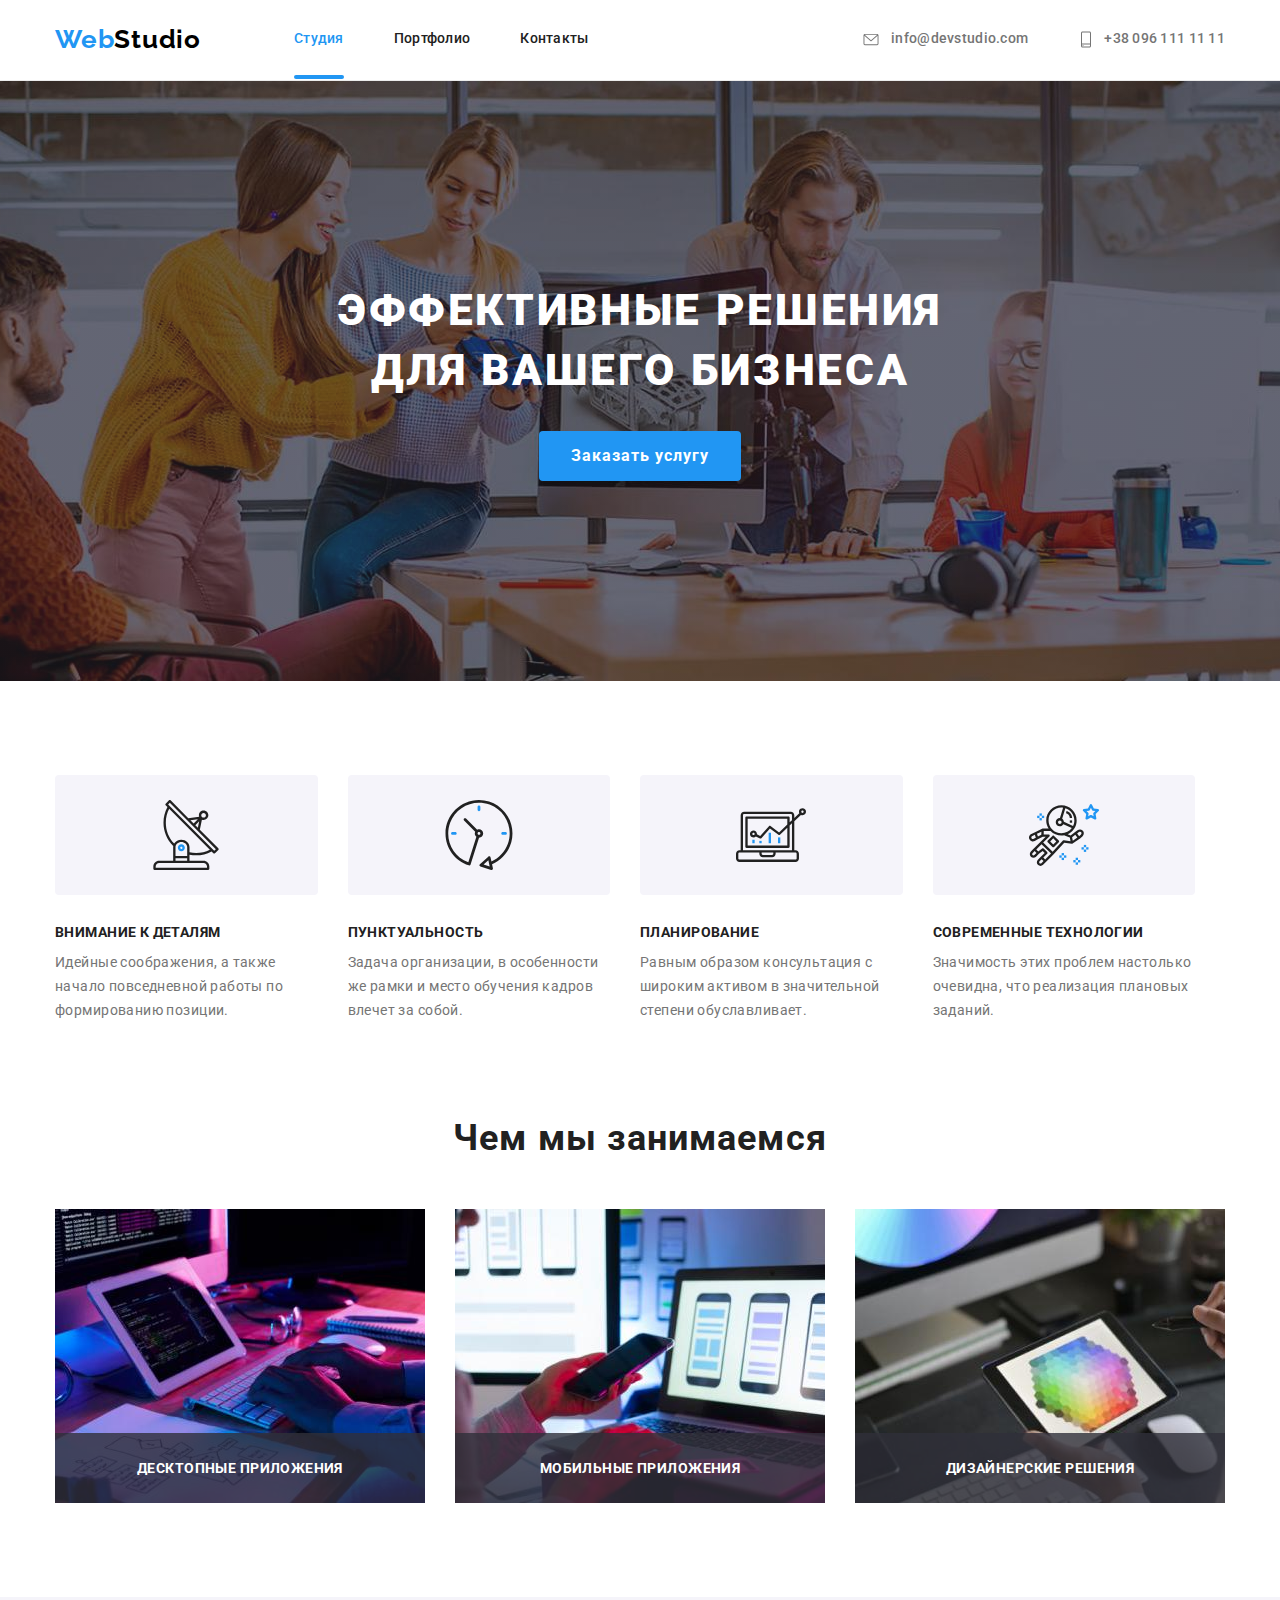
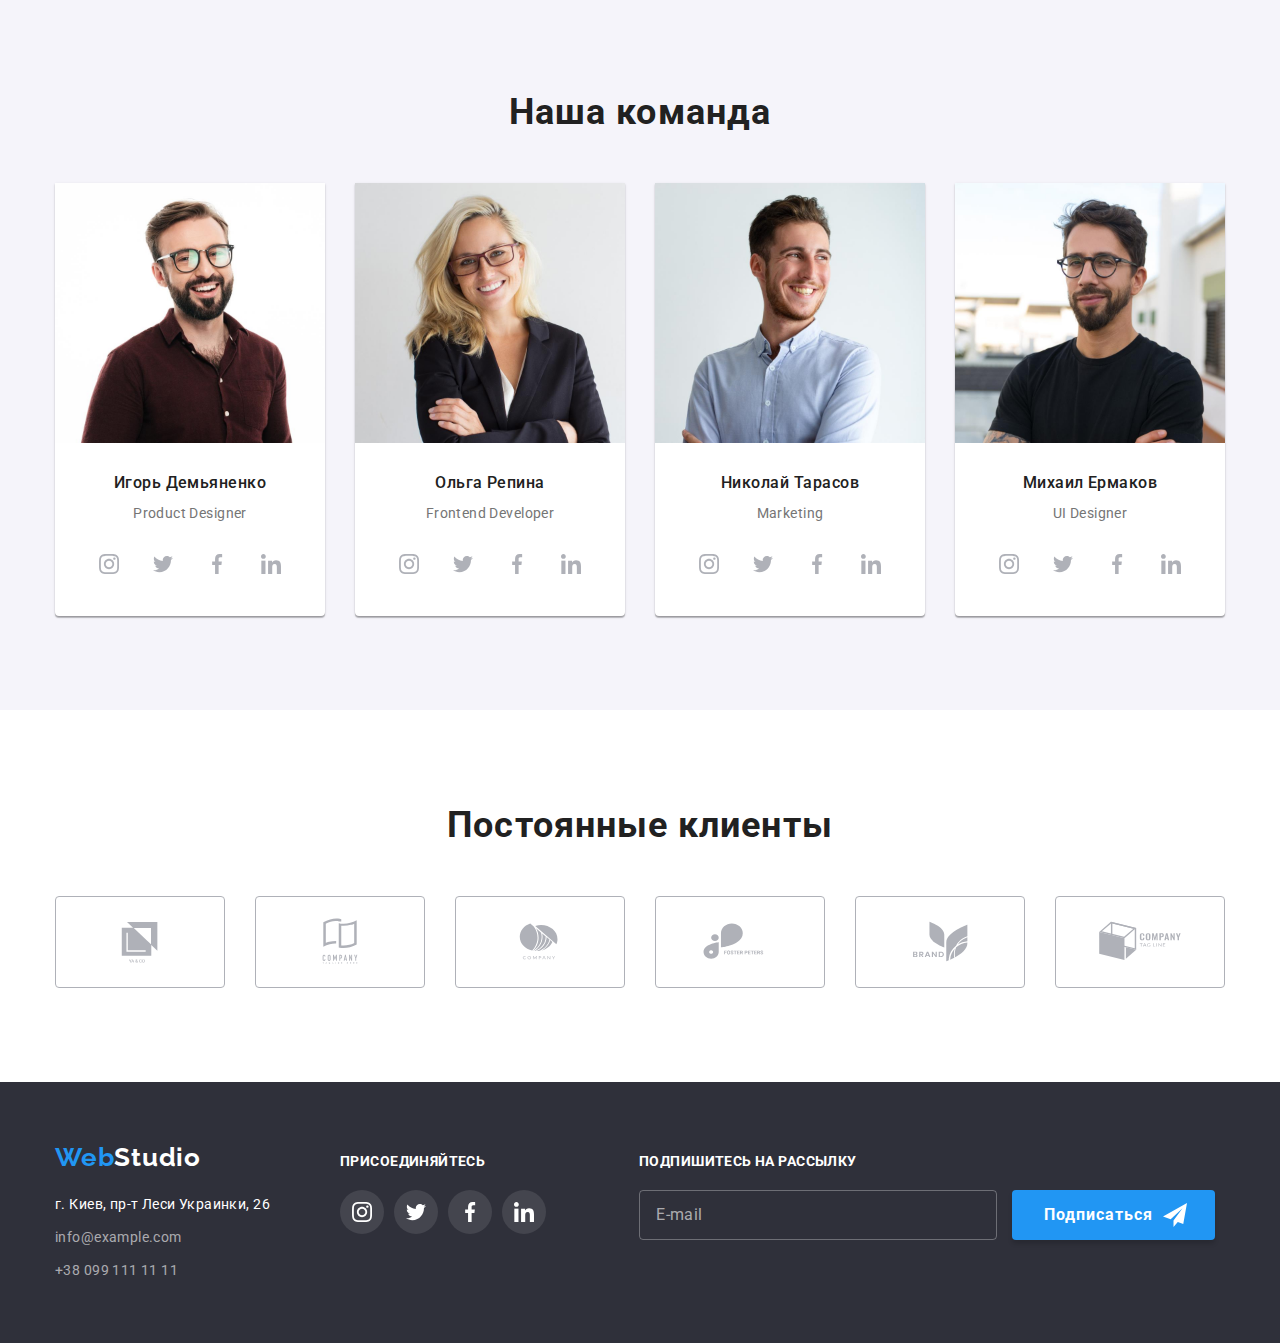
<file: index.html>
<!DOCTYPE html>
<html lang="ru">
<head>
    <meta charset="UTF-8">
    <meta http-equiv="X-UA-Compatible" content="IE=edge">
    <meta name="viewport" content="width=device-width, initial-scale=1.0">
    <link href="https://fonts.googleapis.com/css2?family=Raleway:wght@700&family=Roboto:wght@400;500;700;900&display=swap"
        rel="stylesheet">
    <link rel="stylesheet" href="./css/modern-normalize.css">
    <link rel="stylesheet" href="./css/styles.css">
    <title>Web Studio</title>
</head>
<body>    
    
    <!--Шапка сайта-->

    <header class="page-header">
        <div class="head container">
            <nav class="head-nav"> 
                <a href="./index.html" class="logo">
                    <span class="logo-1" lang="en">Web</span><span class="logo-2" lang="en">Studio</span>
                </a>
                <ul class="site-nav list">
                    <li class="site-nav-item"><a class="link link-head page" href="">Студия</a></li>
                    <li class="site-nav-item"><a class="link link-head" href="portfolio.html">Портфолио</a></li>
                    <li class="site-nav-item"><a class="link link-head" href="">Контакты</a></li>
                </ul>  
            </nav>
            <div class="contacts-head">
                <a class="link contact-header" href="mailto:info@devstudio.com">
                    <svg class="head-svg mail">
                        <use href="./images/icons.svg#icon-mail-to-svg"></use>
                    </svg>
                    info@devstudio.com
                </a>
                <a class="link contact-header" href="tel:+380961111111">                    
                    <svg class="head-svg tel">
                        <use href="./images/icons.svg#icon-phone-to-svg"></use>
                    </svg>
                    +38 096 111 11 11</a>
            </div>
        </div>
    </header>

    <main>
        <!--Герой-->

        <section class="hero">
            <div class="hero-bg">                
                <h1 class="hero-title">Эффективные решения для вашего бизнеса</h1>
                <button data-modal-open class="hero-button" type="button">Заказать услугу</button>               
            </div>

        <!-- Modal -->

            <div class="backdrop is-hidden" data-modal>                
                <div class="modal">
                    <h2 class="modal-head">Оставьте свои данные, мы вам перезвоним</h2>
                    <form autocomplete="off" class="modal-form">                        
                                <label class="modal-label">Имя
                                    <span class="modal-svg-cont">
                                        <svg class="modal-svg">
                                            <use href="./images/icons.svg#icon-name-svg"></use>
                                        </svg>
                                    </span>
                                    <input 
                                type="text" 
                                class="modal-inp modal-border" 
                                name="user-name"                                 
                                placeholder=" " 
                                autofocus
                                >               
                                </label>
                                                
                            
                                <label class="modal-label">Телефон
                                    <span class="modal-svg-cont">
                                        <svg class="modal-svg">
                                            <use href="./images/icons.svg#icon-tel-svg"></use>
                                        </svg>
                                    </span>
                                     <input 
                                type="tel" 
                                class="modal-inp modal-border" 
                                name="tel"                                 
                                placeholder=" "
                                >
                                </label>
                               
                            
                                <label class="modal-label">Почта
                                    <span class="modal-svg-cont">
                                        <svg class="modal-svg">
                                            <use href="./images/icons.svg#icon-mail-svg"></use>
                                        </svg>
                                    </span>
                                    <input 
                                type="email" 
                                class="modal-inp modal-border" 
                                name="email"                                 
                                placeholder=" "
                                >
                                </label>
                                
                            
                                <label class="modal-label lb-comment">Комментарий
                                    <textarea
                                name="comment"
                                class="comment modal-border"
                                placeholder="Введите текст"
                                ></textarea>
                                </label>
                                
                          
                        <label class="dogovor"> 
                            <input type="checkbox" class="checkbox" name="agry">
                            <span class="checkbox-icon"></span> 
                            <span>Соглашаюсь с рассылкой и принимаю</span>
                            <a href="">Условия договора</a>
                        </label>
                        
                        <button type="submit" class="hero-button">Отправить</button>
                    </form>
                    <button data-modal-close class="btn-close" type="button">
                        <svg class="close-svg">
                            <use href="./images/icons.svg#icon-close-svg"></use>
                        </svg>
                    </button>
                </div>
            </div>
        </section>

        <!--Якості-->

        <section class="section-qualities">
            <div class="container">
                <h2 class="transparent">Качества</h2>
                <ul class="list qualities">
                    <li class="quality-item">
                        <div class="quality-contain-svg">
                            <svg class="quality-svg">
                                <use href="./images/icons.svg#icon-vnimanie-svg"></use>
                            </svg>
                        </div>
                        <h3 class="quality-title">Внимание к деталям</h3>
                        <p class="quality-text">
                            Идейные соображения, а также начало повседневной работы по формированию позиции.
                        </p>
                    </li>
                    <li class="quality-item">
                        <div class="quality-contain-svg">
                            <svg class="quality-svg">
                                <use href="./images/icons.svg#icon-punktualn-svg"></use>
                            </svg>
                        </div>
                        <h3 class="quality-title">Пунктуальность</h3>
                        <p class="quality-text">
                            Задача организации, в особенности же рамки и место обучения кадров влечет за собой.
                        </p>
                    </li>
                    <li class="quality-item">
                        <div class="quality-contain-svg">
                            <svg class="quality-svg">
                                <use href="./images/icons.svg#icon-planirov-svg"></use>
                            </svg>
                        </div>
                        <h3 class="quality-title">Планирование</h3>
                        <p class="quality-text">
                            Равным образом консультация с широким активом в значительной степени обуславливает.
                        </p>
                    </li>
                    <li class="quality-item">
                        <div class="quality-contain-svg">
                            <svg class="quality-svg">
                                <use href="./images/icons.svg#icon-tehnolog-svg"></use>
                            </svg>
                        </div>
                        <h3 class="quality-title">Современные технологии</h3>
                        <p class="quality-text">
                            Значимость этих проблем настолько очевидна, что реализация плановых заданий.
                        </p>
                    </li>
                </ul>
            </div>
        </section>       
        
        <!--Заняття-->

        <section class="section-works">
            <div class="container">
                <h2 class="section-head">Чем мы занимаемся</h2>
                <ul class="list works">
                    <li class="work-item">
                        <div class="thumb-works">
                            <img src="./images/zaniattia1.jpg" alt="Веб дизайн" width="370">
                            <div class="work-card">
                                <p class="text-card">Десктопные приложения</p>
                            </div>
                        </div>
                    </li>
                    <li class="work-item">
                        <div class="thumb-works">
                            <img src="./images/zaniattia2.jpg" alt="Форматирование под телефоны" width="370">
                            <div class="work-card">
                                <p class="text-card">Мобильные приложения</p>
                            </div>
                        </div>
                    </li>
                    <li class="work-item">
                        <div class="thumb-works">
                            <img src="./images/zaniattia3.jpg" alt="Форматирование под планшеты" width="370">
                            <div class="work-card">
                                <p class="text-card">Дизайнерские решения</p>
                            </div>
                        </div>
                    </li>
                </ul>
            </div>
        </section>

        <!--Команда-->

        <section class="section-team">
            <div class="container">
                <h2 class="section-head">Наша команда</h2>
                <ul class="list members">
                    <li class="member-item">
                        <img src="./images/komanda1.jpg" alt="Игорь Демьяненко" width="270">
                        <div class="member-discr">
                            <h3 class="member-name">Игорь Демьяненко</h3>
                            <p class="member-position">Product Designer</p>                        
                            <ul class="soc-seti">
                                <li class="soc-seti-item">
                                    <a href="" aria-label="Instagram" class="soc-set">
                                        <svg class="soc-set-svg">
                                            <use href="./images/icons.svg#icon-insta-svg"></use>
                                        </svg>
                                    </a>
                                </li>
                                <li class="soc-seti-item">
                                    <a href="" aria-label="Twiter" class="soc-set">
                                        <svg class="soc-set-svg">
                                            <use href="./images/icons.svg#icon-twiter-svg"></use>
                                        </svg>
                                    </a>
                                </li>
                                <li class="soc-seti-item">
                                    <a href="" aria-label="Facebook" class="soc-set">
                                        <svg class="soc-set-svg">
                                            <use href="./images/icons.svg#icon-facebook-svg"></use>
                                        </svg>
                                    </a>
                                </li>
                                <li class="soc-seti-item">
                                    <a href=""aria-label="Linkedin" class="soc-set">
                                        <svg class="soc-set-svg">
                                            <use href="./images/icons.svg#icon-in-svg"></use>
                                        </svg>
                                    </a>
                                </li>
                            </ul>
                        </div>
                    </li>
                    <li class="member-item">
                        <img src="./images/komanda2.jpg" alt="Ольга Репина" width="270"> 
                        <div class="member-discr">
                            <h3 class="member-name">Ольга Репина</h3>
                            <p class="member-position">Frontend Developer</p>
                            <ul class="soc-seti">
                                <li class="soc-seti-item">
                                    <a href="" aria-label="Instagram" class="soc-set">
                                        <svg class="soc-set-svg">
                                            <use href="./images/icons.svg#icon-insta-svg"></use>
                                        </svg>
                                    </a>
                                </li>
                                <li class="soc-seti-item">
                                    <a href="" aria-label="Twiter" class="soc-set">
                                        <svg class="soc-set-svg">
                                            <use href="./images/icons.svg#icon-twiter-svg"></use>
                                        </svg>
                                    </a>
                                </li>
                                <li class="soc-seti-item">
                                    <a href="" aria-label="Facebook" class="soc-set">
                                        <svg class="soc-set-svg">
                                            <use href="./images/icons.svg#icon-facebook-svg"></use>
                                        </svg>
                                    </a>
                                </li>
                                <li class="soc-seti-item">
                                    <a href=""aria-label="Linkedin" class="soc-set">
                                        <svg class="soc-set-svg">
                                            <use href="./images/icons.svg#icon-in-svg"></use>
                                        </svg>
                                    </a>
                                </li>
                            </ul>
                        </div>
                    </li>
                    <li class="member-item">
                        <img src="./images/komanda3.jpg" alt="Николай Тарасов" width="270">
                        <div class="member-discr">
                            <h3 class="member-name">Николай Тарасов</h3>
                            <p class="member-position">Marketing</p>
                            <ul class="soc-seti">
                                <li class="soc-seti-item">
                                    <a href="" aria-label="Instagram" class="soc-set">
                                        <svg class="soc-set-svg">
                                            <use href="./images/icons.svg#icon-insta-svg"></use>
                                        </svg>
                                    </a>
                                </li>
                                <li class="soc-seti-item">
                                    <a href="" aria-label="Twiter" class="soc-set">
                                        <svg class="soc-set-svg">
                                            <use href="./images/icons.svg#icon-twiter-svg"></use>
                                        </svg>
                                    </a>
                                </li>
                                <li class="soc-seti-item">
                                    <a href="" aria-label="Facebook" class="soc-set">
                                        <svg class="soc-set-svg">
                                            <use href="./images/icons.svg#icon-facebook-svg"></use>
                                        </svg>
                                    </a>
                                </li>
                                <li class="soc-seti-item">
                                    <a href=""aria-label="Linkedin" class="soc-set">
                                        <svg class="soc-set-svg">
                                            <use href="./images/icons.svg#icon-in-svg"></use>
                                        </svg>
                                    </a>
                                </li>
                            </ul>
                        </div>  
                    </li>
                    <li class="member-item">
                        <img src="./images/komanda4.jpg" alt="Михаил Ермаков" width="270">
                        <div class="member-discr">
                            <h3 class="member-name">Михаил Ермаков</h3>
                            <p class="member-position">UI Designer</p>
                            <ul class="soc-seti">
                                <li class="soc-seti-item">
                                    <a href="" aria-label="Instagram" class="soc-set">
                                        <svg class="soc-set-svg">
                                            <use href="./images/icons.svg#icon-insta-svg"></use>
                                        </svg>
                                    </a>
                                </li>
                                <li class="soc-seti-item">
                                    <a href="" aria-label="Twiter" class="soc-set">
                                        <svg class="soc-set-svg">
                                            <use href="./images/icons.svg#icon-twiter-svg"></use>
                                        </svg>
                                    </a>
                                </li>
                                <li class="soc-seti-item">
                                    <a href="" aria-label="Facebook" class="soc-set">
                                        <svg class="soc-set-svg">
                                            <use href="./images/icons.svg#icon-facebook-svg"></use>
                                        </svg>
                                    </a>
                                </li>
                                <li class="soc-seti-item">
                                    <a href=""aria-label="Linkedin" class="soc-set">
                                        <svg class="soc-set-svg">
                                            <use href="./images/icons.svg#icon-in-svg"></use>
                                        </svg>
                                    </a>
                                </li>
                            </ul>
                        </div>
                    </li>                    
                </ul>
            </div>
        </section> 

<!-- Clients -->

        <section class="section-clients">
            <div class="container">
                <h2 class="section-head">Постоянные клиенты</h2>
                <ul class="clients list">
                    <li class="clients-item">
                        <a href="" aria-label="client" class="client-link">
                            <svg class="client-svg">
                                <use href="./images/icons.svg#icon-cl-1-svg"></use>
                            </svg>
                        </a>
                    </li>
                    <li class="clients-item">
                        <a href="" aria-label="client" class="client-link">
                            <svg class="client-svg">
                                <use href="./images/icons.svg#icon-cl-2-svg"></use>
                            </svg>
                        </a>
                    </li>
                    <li class="clients-item">
                        <a href="" aria-label="client" class="client-link">
                            <svg class="client-svg">
                                <use href="./images/icons.svg#icon-cl-3-svg"></use>
                            </svg>
                        </a>
                    </li>
                    <li class="clients-item">
                        <a href="" aria-label="client" class="client-link">
                            <svg class="client-svg">
                                <use href="./images/icons.svg#icon-cl-4-svg"></use>
                            </svg>
                        </a>
                    </li>
                    <li class="clients-item">
                        <a href="" aria-label="client" class="client-link">
                            <svg class="client-svg">
                                <use href="./images/icons.svg#icon-cl-5-svg"></use>
                            </svg>
                        </a>
                    </li>
                    <li class="clients-item">
                        <a href="" aria-label="client" class="client-link">
                            <svg class="client-svg">
                                <use href="./images/icons.svg#icon-cl-6-svg"></use>
                            </svg>
                        </a>
                    </li>
                </ul>
            </div>

        </section>       
    </main>
    
    <!--Футер-->

    <footer class="footer">
        <div class="container contein-footer">            
            <address>
                <ul class="list">
                    <li class="footer-item">
                            <a href="./index.html" class="logo">
                                <span class="logo-1" lang="en">Web</span><span class="logo-2f" lang="en">Studio</span>
                            </a>
                    </li>
                    <li class="footer-item"><a href="https://goo.gl/maps/R9F524vz9LLvUikJ7" 
                        target="_blank"
                        rel="noopener noreferrer"
                        class="link contact-footer adress">
                        г. Киев, пр-т Леси Украинки, 26</a></li>
                    <li class="footer-item"><a href="mailto:info@example.com" class="link contact-footer">
                        info@example.com</a></li>
                    <li class="footer-item"><a href="tel:+380991111111" class="link contact-footer">
                        +38 099 111 11 11</a></li>
                </ul>
            </address>
            <div class="seti-foot">
                <p>присоединяйтесь</p>
                <ul class="soc-seti">
                    <li class="soc-seti-item">
                        <a href="" aria-label="Instagram" class="soc-set">
                            <svg class="soc-set-svg">
                                <use href="./images/icons.svg#icon-insta-svg"></use>
                            </svg>
                        </a>
                    </li>
                    <li class="soc-seti-item">
                        <a href="" aria-label="Twiter" class="soc-set">
                            <svg class="soc-set-svg">
                                <use href="./images/icons.svg#icon-twiter-svg"></use>
                            </svg>
                        </a>
                    </li>
                    <li class="soc-seti-item">
                        <a href="" aria-label="Facebook" class="soc-set">
                            <svg class="soc-set-svg">
                                <use href="./images/icons.svg#icon-facebook-svg"></use>
                            </svg>
                        </a>
                    </li>
                    <li class="soc-seti-item">
                        <a href="" aria-label="Linkedin" class="soc-set">
                            <svg class="soc-set-svg">
                                <use href="./images/icons.svg#icon-in-svg"></use>
                            </svg>
                        </a>
                    </li>
                </ul>
            </div>
            <div>
                <p>Подпишитесь на рассылку</p>
                <form class="footer-form">
                    <label class="label-foot">
                        <input name="pidpuska" type="email" placeholder="E-mail"/>
                    </label>
                    <button type="submit" class="hero-button">Подписаться
                        <span class="send-icon-cont">
                            <svg width="24px" height="24px">
                                <use href="./images/icons.svg#icon-send-svg"></use>
                            </svg>
                        </span></button>
                </form>
            </div>
        </div>
    </footer>
    <script src="./js/modal.js"></script>
</body>
</html>
</file>
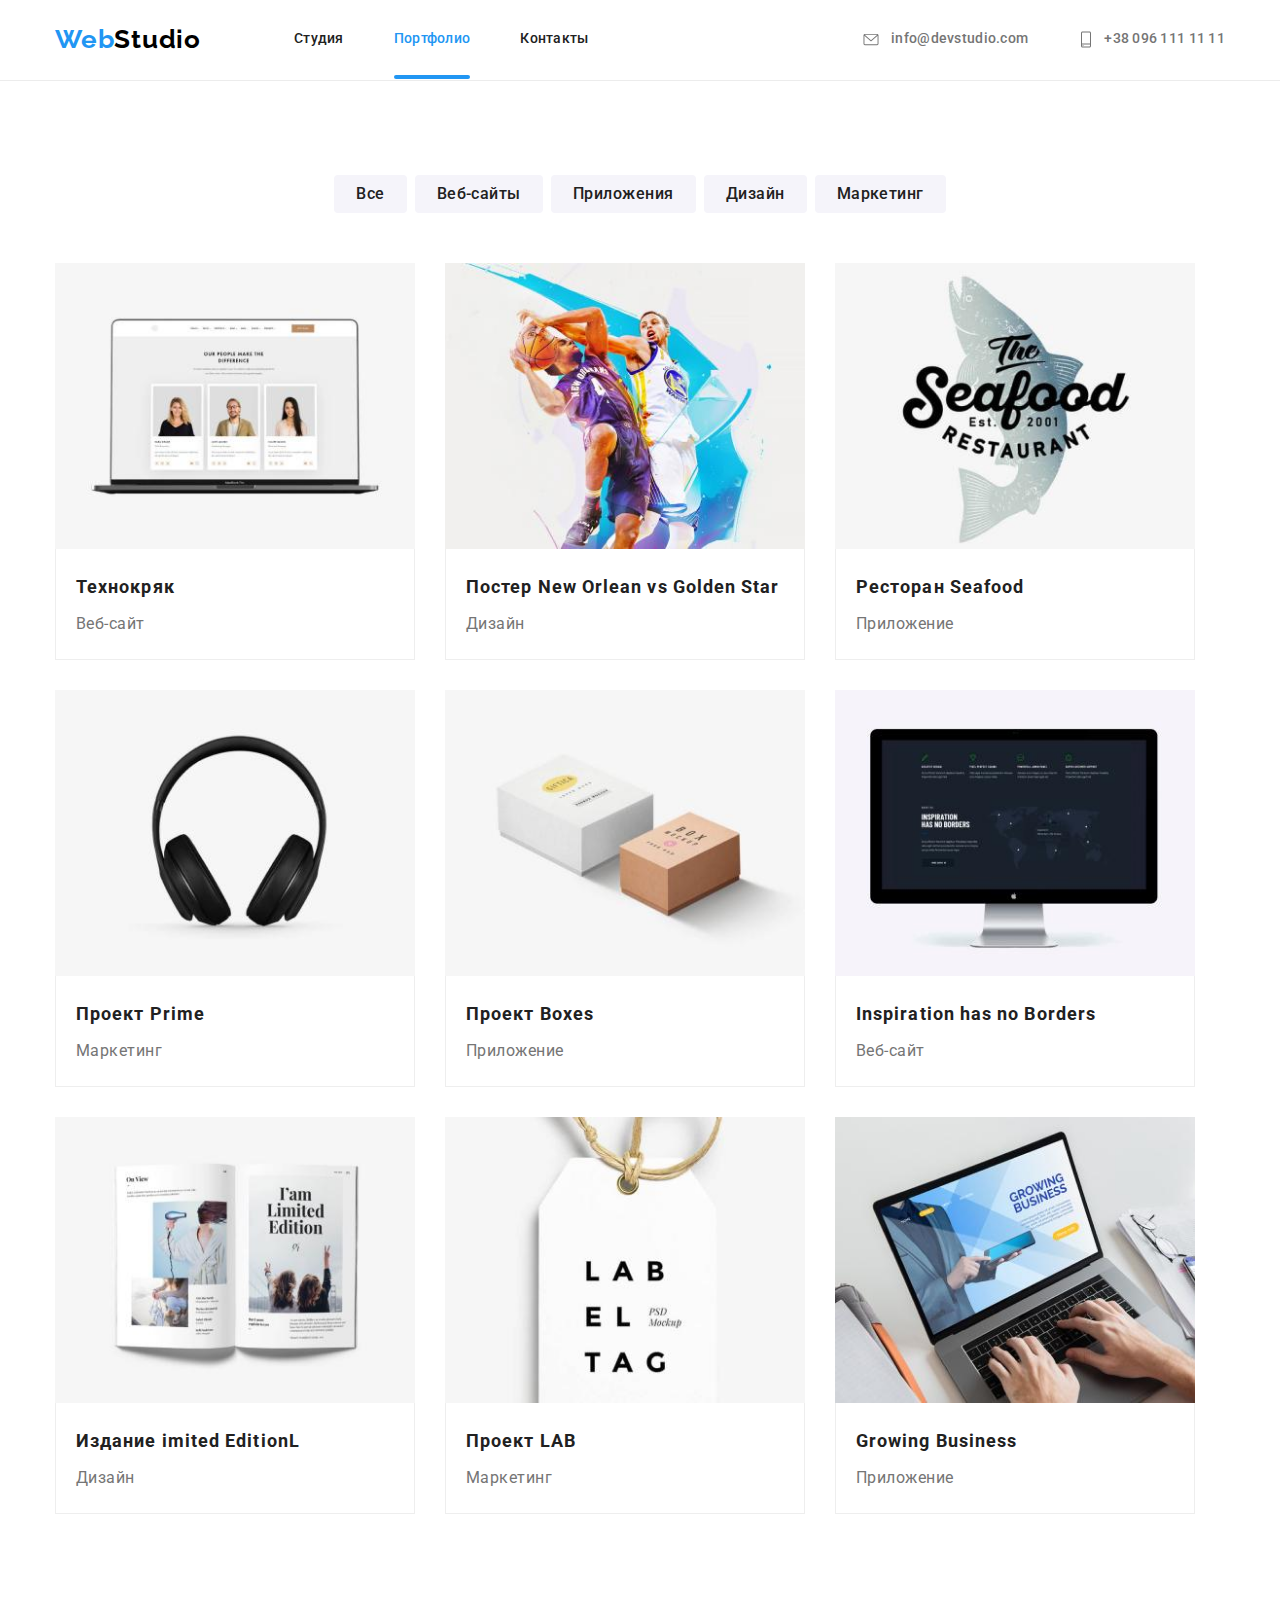
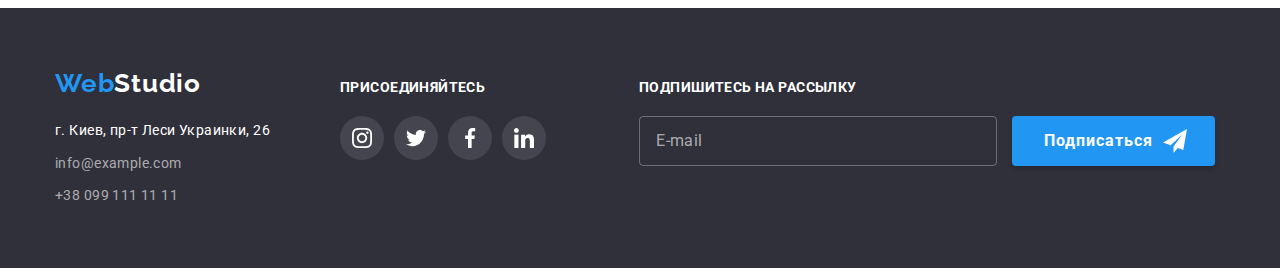
<file: portfolio.html>
<!DOCTYPE html>
<html lang="ru">

<head>
    <meta charset="UTF-8">
    <meta http-equiv="X-UA-Compatible" content="IE=edge">
    <meta name="viewport" content="width=device-width, initial-scale=1.0">
    <link href="https://fonts.googleapis.com/css2?family=Raleway:wght@700&family=Roboto:wght@400;500;700;900&display=swap"
        rel="stylesheet">
    <link rel="stylesheet" href="./css/modern-normalize.css">
    <link rel="stylesheet" href="./css/styles.css">
    <title>Portfolio</title>
</head>

<body>
    <!--Шапка сайта-->
    <header class="page-header">
        <div class="head container">
            <nav class="head-nav">
                <a href="./index.html" class="logo">
                    <span class="logo-1" lang="en">Web</span><span class="logo-2" lang="en">Studio</span>
                </a>
                <ul class="site-nav list">
                    <li class="site-nav-item"><a class="link link-head" href="index.html">Студия</a></li>
                    <li class="site-nav-item"><a class="link link-head page" href="">Портфолио</a></li>
                    <li class="site-nav-item"><a class="link link-head" href="">Контакты</a></li>
                </ul>
            </nav>
            <div class="contacts-head">
                <a class="link contact-header" href="mailto:info@devstudio.com">
                    <svg class="head-svg mail">
                        <use href="./images/icons.svg#icon-mail-to-svg"></use>
                    </svg>
                    info@devstudio.com
                </a>
                <a class="link contact-header" href="tel:+380961111111">
                    <svg class="head-svg tel">
                        <use href="./images/icons.svg#icon-phone-to-svg"></use>
                    </svg>
                    +38 096 111 11 11</a>
            </div>
        </div>
    </header>

    <main>
        <section class="section-portfolio">
            <div class="container">
                <h1 class="transparent">Портфолио</h1>
                <ul class="list porfolio-meny">
                    <li><button type="button" class="portfolio-botton">Все</button></li>
                    <li><button type="button" class="portfolio-botton">Веб-сайты</button></li>
                    <li><button type="button" class="portfolio-botton">Приложения</button></li>
                    <li><button type="button" class="portfolio-botton">Дизайн</button></li>
                    <li><button type="button" class="portfolio-botton">Маркетинг</button></li>
                </ul>
                <ul class="list projects">
                    <li class="project-item">
                        <a href="" class="portfolio-link">
                            <div class="card-cont">
                                 <img src="images/portfolio-jpg-1.jpg" alt="Технокряк" width="370">
                                 <div class="portfolio-card">
                                    <p class="portfolio-text">
                                        Технокряк это современная площадка распространения коронавируса. Компании используют эту платформу для цифрового
                                        шпионажа и атак на защищённые сервера конкурентов.
                                    </p>
                                </div>
                            </div>                          
                           
                            <div class="project-discr">
                                <h3 class="client">Технокряк</h3>
                                <p class="project">Веб-сайт</p>
                            </div>
                        </a>                        
                    </li>
                    <li class="project-item">
                        <a href="" class="portfolio-link">
                            <div class="card-cont">
                                <div class="portfolio-card">
                                    <p class="portfolio-text">
                                        Технокряк это современная площадка распространения коронавируса. Компании используют эту платформу для цифрового
                                        шпионажа и атак на защищённые сервера конкурентов.
                                    </p>
                                   
                                </div>
                                <img src="images/portfolio-jpg-2.jpg" alt="Постер" width="370">
                            </div>                            
                            <div class="project-discr">
                                <h3 class="client">Постер <span lang="en">New Orlean vs Golden Star</span></h3>
                                <p class="project">Дизайн</p>
                            </div>
                        </a>                        
                    </li>
                    <li class="project-item">
                        <a href="" class="portfolio-link">
                            <div class="card-cont">
                                <div class="portfolio-card">
                                    <p class="portfolio-text">
                                        Технокряк это современная площадка распространения коронавируса. Компании используют эту платформу для цифрового
                                        шпионажа и атак на защищённые сервера конкурентов.
                                    </p>
                                </div>
                                <img src="images/portfolio-jpg-3.jpg" alt="Ресторан" width="370">
                            </div>                            
                            <div class="project-discr">
                                <h3 class="client">Ресторан <span lang="en">Seafood</span></h3>
                                <p class="project">Приложение</p>
                            </div>
                        </a>                        
                    </li>
                    <li class="project-item">
                        <a href="" class="portfolio-link">
                            <div class="card-cont">
                                <div class="portfolio-card">
                                    <p class="portfolio-text">
                                        Технокряк это современная площадка распространения коронавируса. Компании используют эту платформу для цифрового
                                        шпионажа и атак на защищённые сервера конкурентов.
                                    </p>
                                </div>
                                <img src="images/portfolio-jpg-4.jpg" alt="Наушники" width="370">
                            </div>                            
                            <div class="project-discr">
                                <h3 class="client">Проект <span lang="en">Prime</span></h3>
                                <p class="project">Маркетинг</p>
                            </div>
                        </a>                        
                    </li>
                    <li class="project-item">
                        <a href="" class="portfolio-link">
                            <div class="card-cont">
                                <div class="portfolio-card">
                                    <p class="portfolio-text">
                                        Технокряк это современная площадка распространения коронавируса. Компании используют эту платформу для цифрового
                                        шпионажа и атак на защищённые сервера конкурентов.
                                    </p>
                                </div>
                                <img src="images/portfolio-jpg-5.jpg" alt="Коробки" width="370">
                            </div>                            
                            <div class="project-discr">
                                <h3 class="client">Проект <span lang="en">Boxes</span></h3>
                                <p class="project">Приложение</p>
                            </div>
                        </a>                        
                    </li>
                    <li class="project-item">
                        <a href="" class="portfolio-link">
                            <div class="card-cont">
                                <div class="portfolio-card">
                                    <p class="portfolio-text">
                                        Технокряк это современная площадка распространения коронавируса. Компании используют эту платформу для цифрового
                                        шпионажа и атак на защищённые сервера конкурентов.
                                    </p>
                                </div>
                                <img src="images/portfolio-jpg-6.jpg" alt="Монитор" width="370">
                            </div>                            
                            <div class="project-discr">
                                <h3 class="client" lang="en">Inspiration has no Borders</h3>
                                <p class="project">Веб-сайт</p>
                            </div>
                        </a>                        
                    </li>
                    <li class="project-item">
                        <a href="" class="portfolio-link">
                            <div class="card-cont">
                                <div class="portfolio-card">
                                    <p class="portfolio-text">
                                        Технокряк это современная площадка распространения коронавируса. Компании используют эту платформу для цифрового
                                        шпионажа и атак на защищённые сервера конкурентов.
                                    </p>
                                </div>
                                <img src="images/portfolio-jpg-7.jpg" alt="Издание" width="370">
                            </div>                            
                            <div class="project-discr">
                                <h3 class="client">Издание <span lang="en">imited Edition</span>L</h3>
                                <p class="project">Дизайн</p>
                            </div>
                        </a>                        
                    </li>
                    <li class="project-item">
                        <a href="" class="portfolio-link">
                            <div class="card-cont">
                                <div class="portfolio-card">
                                    <p class="portfolio-text">
                                        Технокряк это современная площадка распространения коронавируса. Компании используют эту платформу для цифрового
                                        шпионажа и атак на защищённые сервера конкурентов.
                                    </p>
                                </div>
                                <img src="images/portfolio-jpg-8.jpg" alt="Бейдж" width="370">
                            </div>                            
                            <div class="project-discr">
                                <h3 class="client">Проект LAB</h3>
                                <p class="project">Маркетинг</p>
                            </div>
                        </a>                        
                    </li>
                    <li class="project-item">
                        <a href="" class="portfolio-link">
                            <div class="card-cont">
                               <div class="portfolio-card">
                                    <p class="portfolio-text">
                                        Технокряк это современная площадка распространения коронавируса. Компании используют эту платформу для цифрового
                                        шпионажа и атак на защищённые сервера конкурентов.
                                    </p>
                                </div>
                                <img src="images/portfolio-jpg-9.jpg" alt="Ноутбук" width="370"> 
                            </div>                            
                            <div class="project-discr">
                                <h3 class="client" lang="en">Growing Business</h3>
                                <p class="project">Приложение</p>
                            </div>
                        </a>                        
                    </li>
                </ul>
            </div>
        </section>
    </main>

    <!--Футер-->
    
    <footer class="footer">
        <div class="container contein-footer">            
            <address>
                <ul class="list">
                    <li class="footer-item">
                            <a href="./index.html" class="logo">
                                <span class="logo-1" lang="en">Web</span><span class="logo-2f" lang="en">Studio</span>
                            </a>
                    </li>
                    <li class="footer-item"><a href="https://goo.gl/maps/R9F524vz9LLvUikJ7" 
                        target="_blank"
                        rel="noopener noreferrer"
                        class="link contact-footer adress">
                        г. Киев, пр-т Леси Украинки, 26</a></li>
                    <li class="footer-item"><a href="mailto:info@example.com" class="link contact-footer">
                        info@example.com</a></li>
                    <li class="footer-item"><a href="tel:+380991111111" class="link contact-footer">
                        +38 099 111 11 11</a></li>
                </ul>
            </address>
            <div class="seti-foot">
                <p>присоединяйтесь</p>
                <ul class="soc-seti">
                    <li class="soc-seti-item">
                        <a href="" aria-label="Instagram" class="soc-set">
                            <svg class="soc-set-svg">
                                <use href="./images/icons.svg#icon-insta-svg"></use>
                            </svg>
                        </a>
                    </li>
                    <li class="soc-seti-item">
                        <a href="" aria-label="Twiter" class="soc-set">
                            <svg class="soc-set-svg">
                                <use href="./images/icons.svg#icon-twiter-svg"></use>
                            </svg>
                        </a>
                    </li>
                    <li class="soc-seti-item">
                        <a href="" aria-label="Facebook" class="soc-set">
                            <svg class="soc-set-svg">
                                <use href="./images/icons.svg#icon-facebook-svg"></use>
                            </svg>
                        </a>
                    </li>
                    <li class="soc-seti-item">
                        <a href="" aria-label="Linkedin" class="soc-set">
                            <svg class="soc-set-svg">
                                <use href="./images/icons.svg#icon-in-svg"></use>
                            </svg>
                        </a>
                    </li>
                </ul>
            </div>
            <div>
                <p>Подпишитесь на рассылку</p>
                <form class="footer-form">
                    <label class="label-foot">
                        <input type="email" placeholder="E-mail"/>
                    </label>
                    <button name="pidpuska" type="submit" class="hero-button">Подписаться
                        <span class="send-icon-cont">
                            <svg width="24px" height="24px">
                                <use href="./images/icons.svg#icon-send-svg"></use>
                            </svg>
                        </span></button>
                </form>
            </div>
        </div>
    </footer>
</body>

</html>
</file>
<file: css/styles.css>
/* Колір заголовків #212121 */
/* Колір тексту #757575 */
/* Колір фону основний #FFFFFF */
/* вторичні #F5F4FA */ /*та #2F303A */
/* акцент #2196F3 */
/* Анімація cubic-bezier(0.4, 0, 0.2, 1) */

:root {
  --primary-text-color: #757575;
  --title-text-color: #212121;
  --accent-color: #2196f3;
  --primary-white-color: #ffffff;
  --animation-funct: cubic-bezier(0.4, 0, 0.2, 1);
}

body {
  background-color: var(--primary-white-color);
  color: var(--primary-text-color);

  font-family: Roboto, sans-serif;
  font-size: 14px;
  line-height: 1.71;
  letter-spacing: 0.03em;
}

.list {
  list-style: none;
  margin: 0;
  padding: 0;
}

a {
  text-decoration: none;
  color: inherit;
}

h1,
h2,
h3,
p {
  margin: 0;
  padding: 0;
}

img {
  display: block;
  max-width: 100%;
}

.link {
  transition: color 250ms var(--animation-funct);
}

.transparent {
  position: absolute;
  white-space: nowrap;
  width: 1px;
  height: 1px;
  overflow: hidden;
  border: 0;
  padding: 0;
  clip: rect(0 0 0 0);
  clip-path: inset(50%);
  margin: -1px;
}

.section-head {
  color: var(--title-text-color);
  font-weight: bold;
  font-size: 36px;
  line-height: 1.17;
  text-align: center;
  letter-spacing: 0.03em;
  margin-bottom: 50px;
}

.container {
  margin-left: auto;
  margin-right: auto;
  padding-left: 15px;
  padding-right: 15px;
  width: 1200px;
  /* outline: 2px solid red; */
}

/*LOGO*/

.logo {
  text-decoration: none;
  font-style: normal;
  font-family: Raleway, sans-serif;
  font-weight: 700;
  font-size: 26px;
  line-height: 1.19;
  letter-spacing: 0.03em;
  display: block;
}

.logo-1 {
  color: var(--accent-color);
}

.logo-2 {
  color: #000000;
}

/*header*/

.page-header {
  border-bottom: 1px solid #ececec;
  padding-top: 24px;
  padding-bottom: 25px;
}

.head {
  display: flex;
  align-items: center;
}

.head-nav {
  display: flex;
  align-items: center;
}

.site-nav {
  display: flex;
  margin-left: 93px;
}

.site-nav .link-head {
  color: var(--title-text-color);
  font-weight: 500;
  font-size: 14px;
  line-height: 1.14;
  letter-spacing: 0.02em;
  text-decoration: none;
}

.site-nav .page {
  color: var(--accent-color);
}

.link:hover,
.link:focus,
.list .adress:hover,
.list .adress:focus {
  color: var(--accent-color);  
}

.site-nav-item:not(:first-child) {
  margin-left: 50px;
}

.link-head {
  position: relative;
  display: block;
}

.link-head::after {
  content: '';
  position: absolute;
  width: 100%;
  height: 4px;
  left: 0;
  top: 44px;
  background: var(--accent-color);
  border-radius: 2px;
  transform: scaleX(0);
  transition: transform 250ms var(--animation-funct);
}

.link-head:hover::after,
.link-head:focus::after {
  transform: scaleX(1);
}

.page.link-head::after {
  transform: scaleX(1);
}

/*contact header*/

.contacts-head {
  margin-left: auto;
  display: flex;
}

.contact-header {
  display: flex;
  align-items: center;
  color: inherit;
  font-weight: 500;
  font-size: 14px;
  line-height: 1.14;
  letter-spacing: 0.02em;
  text-decoration: none;
}

.contact-header:not(:first-child) {
  margin-left: 50px;
}

.head-svg {
  margin-right: 10px;
  fill: var(--primary-text-color);
  transition: fill 250ms var(--animation-funct);
}

.mail {
  width: 20px;
  height: 15px;
}

.tel {
  width: 16px;
  height: 25px;
}

.link:hover .head-svg,
.link:focus .head-svg {
  fill: var(--accent-color);
}

/*Hero*/

.hero-bg {
  background-color: #2f303a;
  max-width: 1600px;
  margin-left: auto;
  margin-right: auto;
  padding-top: 200px;
  padding-bottom: 200px;
  text-align: center;
  height: 600px;
  background-image: linear-gradient(
      to right,
      rgba(47, 48, 58, 0.4),
      rgba(47, 48, 58, 0.4)
    ),
    url(../images/bg-jpg.jpg);
  background-repeat: no-repeat;
  background-position: center;
  background-size: cover;
}

.hero-title {
  width: 696px;  
  margin: 0 auto;
  font-weight: 900;
  font-size: 44px;
  line-height: 1.36;
  text-align: center;
  letter-spacing: 0.06em;
  text-transform: uppercase;
  color: var(--primary-white-color);
  display: block;
  margin-bottom: 30px;
}

.hero-button {
  font-family: inherit;
  background: var(--accent-color);
  color: var(--primary-white-color);
  font-weight: bold;
  font-size: 16px;
  line-height: 1.87;
  text-align: center;
  letter-spacing: 0.06em;
  padding: 10px 32px;
  border-radius: 4px;
  border: none;
  box-shadow: 0px 4px 4px rgba(0, 0, 0, 0.15);
  transition: background 250ms var(--animation-funct);
}

.hero-button:hover,
.hero-button:focus {
  background: #188ce8;
  cursor: pointer;
  box-shadow: 0px 4px 4px rgba(0, 0, 0, 0.15);
}

/* Modal */

.backdrop {
  z-index: 1;
  position: fixed;
  top: 0;
  left: 0;
  width: 100vw;
  height: 100vh;
  background: rgba(0, 0, 0, 0.2);
  opacity: 1;
  transition: opacity 250ms var(--animation-funct);
}

.backdrop.is-hidden {
  opacity: 0;
  pointer-events: none;
}

.modal {
  position: absolute;
  background: var(--primary-white-color);
  width: 528px;
  min-height: 581px;
  top: 50%;
  left: 50%;
  padding: 40px;
  transform: translate(-50%, -50%) scale(1);
  box-shadow: 0px 1px 3px rgba(0, 0, 0, 0.12), 0px 1px 1px rgba(0, 0, 0, 0.14),
    0px 2px 1px rgba(0, 0, 0, 0.2);
  border-radius: 4px;
  transition: transform 250ms var(--animation-funct);
}

.btn-close {
  position: absolute;
  top: 8px;
  right: 8px;
  width: 30px;
  height: 30px;
  display: flex;
  border: 1px solid rgba(0, 0, 0, 0.1);
  border-radius: 50%;
  background: white;
  justify-content: center;
  align-items: center;
  cursor: pointer;
}

.close-svg {
  width: 30px;
  height: 30px;
  fill: #000000;
  transition: fill 250ms var(--animation-funct);
}

.btn-close:hover > .close-svg,
.btn-close:focus > .close-svg {
  fill: var(--accent-color);
}

.modal-head {
  margin-bottom: 12px;
  font-size: 20px;
  line-height: 1.15;
  text-align: center;
  letter-spacing: 0.03em;
  color: #212121;
}


.modal-form {
  display: block;
}

.modal-form>.hero-button {
  display: block;
  margin: 0 auto;
  padding: 10px 56px;
}



.modal-label {
  position: relative;
  display: block;  
  font-size: 12px;
  line-height: 1.17;
  letter-spacing: 0.01em; 
}

.modal-label:not(:last-child) {
  margin-bottom: 10px;
}

.lb-comment.modal-label {
  margin-bottom: 20px;
}
.modal-inp {
  display: block;
  height: 40px;
  width: 100%;
  margin-top: 4px;
  padding-left: 42px; 

}

.modal-svg-cont {
  position: absolute;
  top: 29px;  
  left: 12px;
}

.modal-svg {
  fill: #212121;
  width: 18px;
  height: 18px;
  transition: fill 250ms var(--animation-funct);
}

.modal-border {  
  border: 1px solid rgba(33, 33, 33, 0.2);  
  border-radius: 4px;
  transition: border 250ms var(--animation-funct);
}


.comment {
  display: block;
  margin-top: 4px;
  width: 100%;
  height: 120px;
  resize: none;
  padding: 12px 16px; 
}

.comment::placeholder {
  font-size: 14px;
  line-height: 1.14;
  letter-spacing: 0.01em;
  color: rgba(117, 117, 117, 0.5);
}


.modal-label:focus-within  .modal-svg  {
  fill:  #2196F3;
}


 .modal-label:focus-within .modal-border,
 .modal-border:not(:placeholder-shown) {
  outline: none;
  border: 1px solid #2196F3;
}

.dogovor {
  display: block;
  margin-bottom: 30px;
  position: relative;
  left: 13px;
  top: 0;
  padding-left: 26px;
}

.dogovor > a {
  text-decoration-line: underline;
  color: #2196F3;
}

  .checkbox {
  /* -webkit-appearance: none;
  -moz-appearance: none;
  appearance: none;

  position: absolute; */

  position: absolute;
  width: 1px;
  height: 1px;
  margin: -1px;
  border: 0;
  padding: 0;
  clip: rect(0 0 0 0);
  overflow: hidden;
}  

.checkbox-icon {
  position: absolute;
  display: block;
  width: 16px;
  height: 15px;
  left: 0;
  top: 4px;
  border: 2px solid #212121;
  border-radius: 2px;
  transition: transform 250ms var(--animation-funct);
}

.checkbox:checked + .checkbox-icon {
  border-color: transparent;
  transform: scale(1);
  background: #2196F3;
  background-image: url('../images/check-svg.svg');
  background-origin: border-box;
  background-size: contain;
  background-position: center;
  background-repeat: no-repeat;
}

/*quality*/

.section-qualities {
  padding-top: 94px;
}

.qualities {
  display: flex;
}

.quality-item {
  flex-basis: calc(100% / 4 - 30px);
}

.quality-item:not(:first-child) {
  margin-left: 30px;
}

.quality-contain-svg {
  margin-bottom: 30px;
  background: #f5f4fa;
  border-radius: 4px;
  display: flex;
  height: 120px;
  justify-content: center;
  align-items: center;
}

.quality-svg {
  width: 70px;
  height: 70px;
}

.quality-title {
  color: var(--title-text-color);
  font-size: 14px;
  line-height: 1.14;
  letter-spacing: 0.03em;
  text-transform: uppercase;
  margin-bottom: 10px;
}

/*work*/

.section-works {
  padding-top: 94px;
  padding-bottom: 94px;
}

.works {
  display: flex;
}

.work-item:not(:first-child) {
  margin-left: 30px;
}

.thumb-works {
  position: relative;
}

.work-card {
  display: flex;
  position: absolute;
  width: 100%;
  height: 70px;
  bottom: 0;
  justify-content: center;
  align-items: center;
  background: rgba(47, 48, 58, 0.8);
}

.text-card {
  font-size: 14px;
  font-weight: 700;
  line-height: calc(16 / 14);
  letter-spacing: 0.03em;
  text-transform: uppercase;
  color: var(--primary-white-color);
}

/*team*/

.section-team {
  background-color: #f5f4fa;
  padding-top: 94px;
  padding-bottom: 94px;
}

.members {
  display: flex;
}

.member-item {
  display: block;
  flex-basis: calc(100% / 4 - 30px);
  background-color: var(--primary-white-color);
  box-shadow: 0px 1px 3px rgba(0, 0, 0, 0.12), 0px 1px 1px rgba(0, 0, 0, 0.14),
    0px 2px 1px rgba(0, 0, 0, 0.2);
  border-radius: 0px 0px 4px 4px;
}

.member-item:not(:first-child) {
  margin-left: 30px;
}

.member-discr {
  text-align: center;
  padding-top: 30px;
  margin-bottom: 30px;
}

.member-name {
  color: var(--title-text-color);
  font-weight: 500;
  font-size: 16px;
  line-height: 1.19;
  letter-spacing: 0.03em;
  margin-bottom: 10px;
}

.member-position {
  margin-bottom: 16px;
}

.soc-seti {
  display: flex;
  list-style: none;
  padding-left: 32px;
  padding-right: 32px;
}

.soc-seti-item:not(:last-child) {
  margin-right: 10px;
}

.soc-set {
  display: flex;
  width: 44px;
  height: 44px;
  justify-content: center;
  align-items: center;
  border-radius: 50%;
  border: none;
  background: var(--primary-white-color);
  transition: background 250ms var(--animation-funct);  
}

.soc-set-svg {
  width: 20px;
  height: 20px; 
  fill: #afb1b8;
  transition: fill 250ms var(--animation-funct);  
}

.soc-set:focus,
.soc-set:hover {
  background: var(--accent-color);
}

.soc-set:focus .soc-set-svg,
.soc-set:hover .soc-set-svg {
  fill: var(--primary-white-color);
}

.section-clients {
  padding-top: 94px;
  padding-bottom: 94px;
}

.clients {
  display: flex;
  margin-right: -30px;
}

.clients-item {
  flex-basis: calc(100% / 6 - 30px);
  margin-right: 30px;
}


.client-link {
  border: 1px solid #afb1b8;
  display: flex;
  border-radius: 4px;
  height: 92px;
  justify-content: center;
  align-items: center;    
}
.client-svg {  
  width: 106px;
  height: 92px;
  fill: #afb1b8;
  transition: fill 250ms var(--animation-funct);
}

.client-link:focus>.client-svg,
.client-link:hover>.client-svg {
  fill: var(--accent-color);  
}



/*Portfolio*/

.section-portfolio {
  padding-top: 94px;
  padding-bottom: 94px;
}

.porfolio-meny {
  display: flex;
  justify-content: center;
  margin-bottom: 50px;
}

.portfolio-botton {
  font-family: inherit;
  background-color: #f5f4fa;
  color: var(--title-text-color);
  font-weight: 500;
  font-size: 16px;
  line-height: 1.62;
  text-align: center;
  letter-spacing: 0.03em;
  padding: 6px 22px;
  border-radius: 4px;
  border: 0;
  transition: background-color 250ms var(--animation-funct),
    color 250ms var(--animation-funct), box-shadow 250ms var(--animation-funct);
}

.porfolio-meny > li:not(:first-child) {
  margin-left: 8px;
}

.portfolio-botton:hover,
.portfolio-botton:focus {
  background-color: var(--accent-color);
  color: var(--primary-white-color);
  cursor: pointer;
  box-shadow: 0px 3px 1px rgba(0, 0, 0, 0.1), 0px 1px 2px rgba(0, 0, 0, 0.08),
    0px 2px 2px rgba(0, 0, 0, 0.12);
}

.projects {
  display: flex;
  flex-wrap: wrap;
}

.project-item {
  flex-basis: calc(100% / 3 - 30px);
  margin-right: 30px;
  margin-bottom: 30px;
}

.project-item:nth-child(3n) {
  margin-right: 0;
}

.project-item:nth-last-child(-n + 3) {
  margin-bottom: 0;
}

.portfolio-link {
  display: block;
  position: relative;
  overflow: hidden;
  transition: box-shadow 250ms var(--animation-funct);
}

.card-cont { 
  position: relative;
}

.portfolio-card {
  padding: 63px 20px;
  position: absolute;
  top: 100%;
  width: 100%;
  height: 100%;
  background: rgba(33, 150, 243, 0.9);  
  transition: transform 250ms var(--animation-funct);
}

.portfolio-link:hover  .portfolio-card {
  transform: translateY(-100%);
}

.portfolio-text {
  font-size: 18px;
  line-height: 1.56;
  letter-spacing: 0.03em;
  color: var(--primary-white-color);
}

.portfolio-link:hover,
.portfolio-link:focus {
  box-shadow: 0px 1px 1px rgba(0, 0, 0, 0.12), 0px 4px 4px rgba(0, 0, 0, 0.06),
    1px 4px 6px rgba(0, 0, 0, 0.16);
}

.project-discr {
  position: relative;
  display: block;
  padding: 20px;
  border: 1px Solid #eeeeee;
  border-top: 0;
  background-color: var(--primary-white-color);
}

.client {
  color: var(--title-text-color);
  font-weight: bold;
  font-size: 18px;
  line-height: 2;
  letter-spacing: 0.06em;
}

.project {
  font-size: 16px;
  line-height: 1.87;
  letter-spacing: 0.03em;
  margin-top: 4px;
}

/*footer*/

.footer {
  background-color: #2f303a;
  padding-top: 60px;
  padding-bottom: 60px;
}

.contein-footer {
  display: flex;
  align-items: baseline;
}

.contein-footer .list {
  margin-right: 70px;
}

.logo-2f {
  color: var(--primary-white-color);
}

.list .adress {
  color: var(--primary-white-color);
}

.contact-footer {
  display: block;
  text-decoration: none;
  font-style: normal;
  font-size: 14px;
  line-height: 1.71;
  letter-spacing: 0.03em;
  color: rgba(255, 255, 255, 0.6);
}

.footer-item:first-child {
  margin-bottom: 20px;
}

.footer-item:not(:last-child, :first-child) {
  margin-bottom: 9px;
}

.contein-footer p {
  font-weight: 700;
  font-size: 14px;
  line-height: 1.14;
  letter-spacing: 0.03em;
  text-transform: uppercase;
  color: var(--primary-white-color);
  margin-bottom: 20px;
}

.seti-foot {
  margin-right: 93px;
}

.contein-footer .soc-seti {
  padding: 0;
}

.contein-footer .soc-set {
  background: rgba(255, 255, 255, 0.1);  
}

.contein-footer .soc-set-svg {
  fill: var(--primary-white-color);  
}
.contein-footer .soc-set:focus,
.contein-footer .soc-set:hover {
  background: var(--accent-color);
}

.label-foot {
  margin-right: 12px;
}

.label-foot>input {
  display: inline-block;
  width: 358px;
  height: 50px;
  padding-left: 16px;
  color: var(--primary-white-color);
  box-sizing: border-box;
  background: transparent;
  border: 1px solid rgba(255, 255, 255, 0.3);  
drop-shadow(0px 4px 4px rgba(0, 0, 0, 0.15));
border-radius: 4px;
transition: border 250ms var(--animation-funct);
}

.label-foot:focus-within > input
  {
  outline: none;
  border: 1px solid #2196F3;
}

.label-foot>input::placeholder {   
  font-size: 16px;
  line-height: 1.25;
  letter-spacing: 0.03em;
  color: rgba(255, 255, 255, 0.6);
}

.footer-form .hero-button {
  box-sizing: border-box;
  position: relative;
  padding-right: 62px;
  height: 50px;
}

.send-icon-cont {
  position: absolute;
  top: 13px;
  right: 28px;
}
</file>
